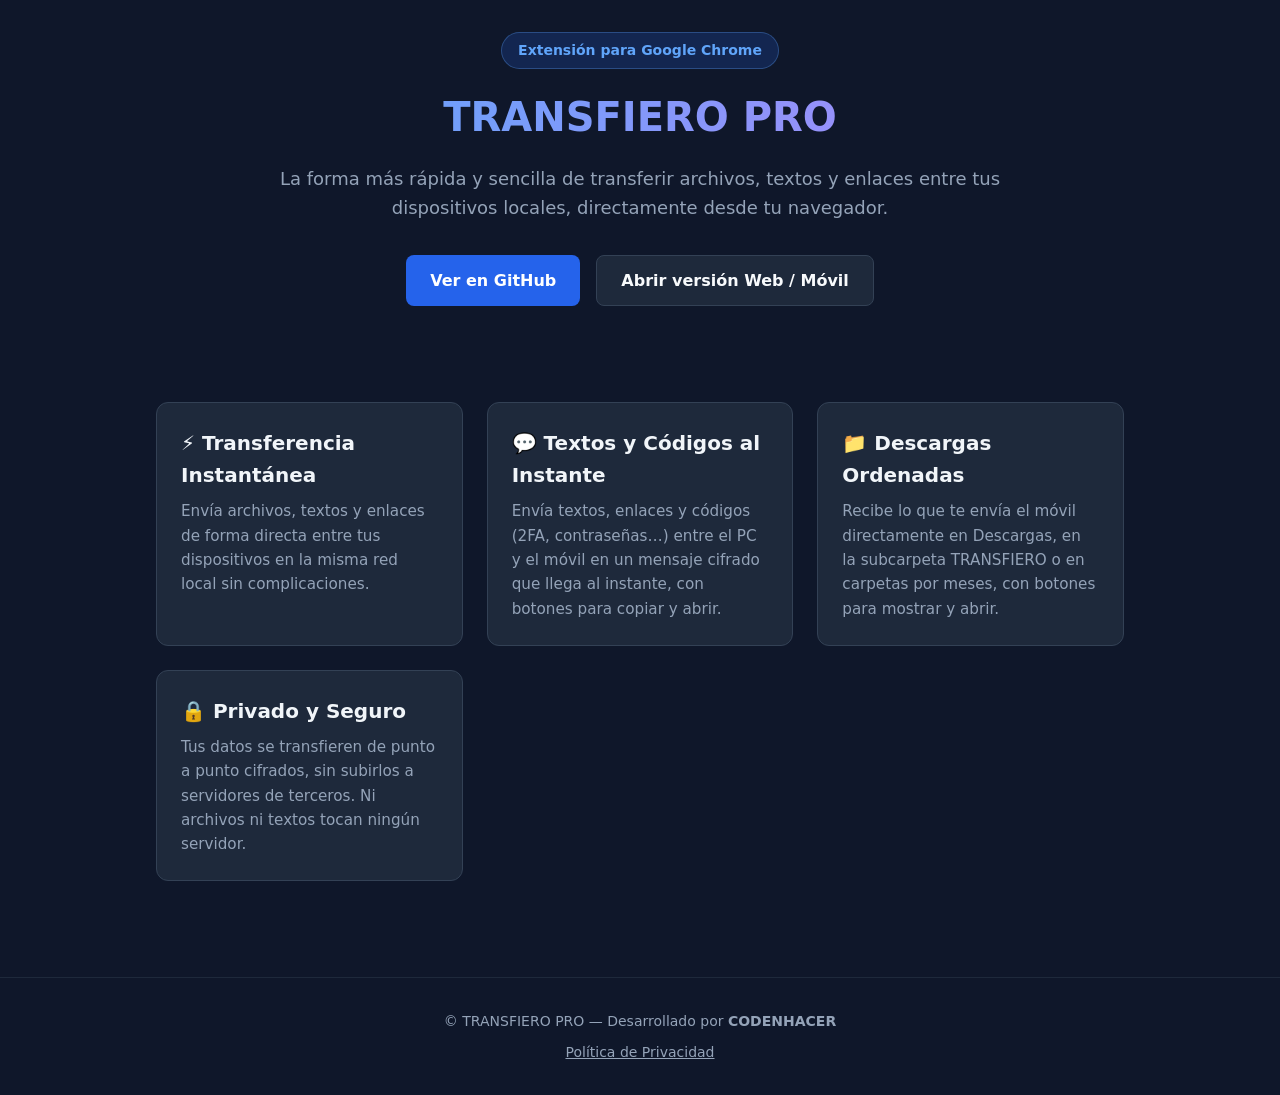
<file: index.html>
<!DOCTYPE html>
<html lang="es">
<head>
    <meta charset="UTF-8">
    <meta name="viewport" content="width=device-width, initial-scale=1.0">
    <title>TRANSFIERO PRO - Transferencia rápida de archivos</title>
    <style>
        :root {
            --primary-color: #2563eb;
            --primary-hover: #1d4ed8;
            --bg-color: #0f172a;
            --card-bg: #1e293b;
            --text-color: #f8fafc;
            --text-muted: #94a3b8;
        }

        * {
            box-sizing: border-box;
            margin: 0;
            padding: 0;
            font-family: system-ui, -apple-system, BlinkMacSystemFont, 'Segoe UI', Roboto, Oxygen, Ubuntu, Cantarell, sans-serif;
        }

        body {
            background-color: var(--bg-color);
            color: var(--text-color);
            line-height: 1.6;
            min-height: 100vh;
            display: flex;
            flex-direction: column;
            justify-content: space-between;
        }

        header {
            padding: 2rem 1rem;
            text-align: center;
            max-width: 800px;
            margin: 0 auto;
        }

        .badge {
            background-color: rgba(37, 99, 235, 0.2);
            color: #60a5fa;
            padding: 0.4rem 1rem;
            border-radius: 9999px;
            font-size: 0.875rem;
            font-weight: 600;
            display: inline-block;
            margin-bottom: 1rem;
            border: 1px solid rgba(96, 165, 250, 0.3);
        }

        h1 {
            font-size: 2.5rem;
            font-weight: 800;
            margin-bottom: 1rem;
            background: linear-gradient(to right, #60a5fa, #a78bfa);
            -webkit-background-clip: text;
            -webkit-text-fill-color: transparent;
        }

        p.subtitle {
            font-size: 1.125rem;
            color: var(--text-muted);
            margin-bottom: 2rem;
        }

        .cta-buttons {
            display: flex;
            gap: 1rem;
            justify-content: center;
            flex-wrap: wrap;
        }

        .btn {
            display: inline-flex;
            align-items: center;
            gap: 0.5rem;
            padding: 0.75rem 1.5rem;
            border-radius: 0.5rem;
            font-weight: 600;
            text-decoration: none;
            transition: all 0.2s ease;
        }

        .btn-primary {
            background-color: var(--primary-color);
            color: white;
        }

        .btn-primary:hover {
            background-color: var(--primary-hover);
            transform: translateY(-2px);
        }

        .btn-secondary {
            background-color: var(--card-bg);
            color: var(--text-color);
            border: 1px solid #334155;
        }

        .btn-secondary:hover {
            background-color: #334155;
            transform: translateY(-2px);
        }

        main {
            max-width: 1000px;
            margin: 2rem auto;
            padding: 0 1rem;
            width: 100%;
        }

        .features-grid {
            display: grid;
            grid-template-columns: repeat(auto-fit, minmax(280px, 1fr));
            gap: 1.5rem;
            margin-top: 2rem;
        }

        .card {
            background-color: var(--card-bg);
            padding: 1.5rem;
            border-radius: 0.75rem;
            border: 1px solid #334155;
        }

        .card h3 {
            font-size: 1.25rem;
            margin-bottom: 0.5rem;
            color: #f1f5f9;
        }

        .card p {
            color: var(--text-muted);
            font-size: 0.95rem;
        }

        footer {
            text-align: center;
            padding: 2rem 1rem;
            color: var(--text-muted);
            border-top: 1px solid #1e293b;
            margin-top: 4rem;
            font-size: 0.875rem;
        }

        footer a {
            color: var(--text-muted);
            text-decoration: underline;
        }
    </style>
</head>
<body>

    <header>
        <span class="badge">Extensión para Google Chrome</span>
        <h1>TRANSFIERO PRO</h1>
        <p class="subtitle">La forma más rápida y sencilla de transferir archivos, textos y enlaces entre tus dispositivos locales, directamente desde tu navegador.</p>
        
        <div class="cta-buttons">
            <a href="https://github.com/CODENHACER/transfiero-pro" class="btn btn-primary">
                Ver en GitHub
            </a>
            <a href="./phone/" class="btn btn-secondary">
                Abrir versión Web / Móvil
            </a>
        </div>
    </header>

    <main>
        <div class="features-grid">
            <div class="card">
                <h3>⚡ Transferencia Instantánea</h3>
                <p>Envía archivos, textos y enlaces de forma directa entre tus dispositivos en la misma red local sin complicaciones.</p>
            </div>
            <div class="card">
                <h3>💬 Textos y Códigos al Instante</h3>
                <p>Envía textos, enlaces y códigos (2FA, contraseñas…) entre el PC y el móvil en un mensaje cifrado que llega al instante, con botones para copiar y abrir.</p>
            </div>
            <div class="card">
                <h3>📁 Descargas Ordenadas</h3>
                <p>Recibe lo que te envía el móvil directamente en Descargas, en la subcarpeta TRANSFIERO o en carpetas por meses, con botones para mostrar y abrir.</p>
            </div>
            <div class="card">
                <h3>🔒 Privado y Seguro</h3>
                <p>Tus datos se transfieren de punto a punto cifrados, sin subirlos a servidores de terceros. Ni archivos ni textos tocan ningún servidor.</p>
            </div>
        </div>
    </main>

    <footer>
        <p>© TRANSFIERO PRO — Desarrollado por <strong>CODENHACER</strong></p>
        <p style="margin-top: 0.5rem;"><a href="./PRIVACIDAD.md">Política de Privacidad</a></p>
    </footer>

</body>
</html>
</file>
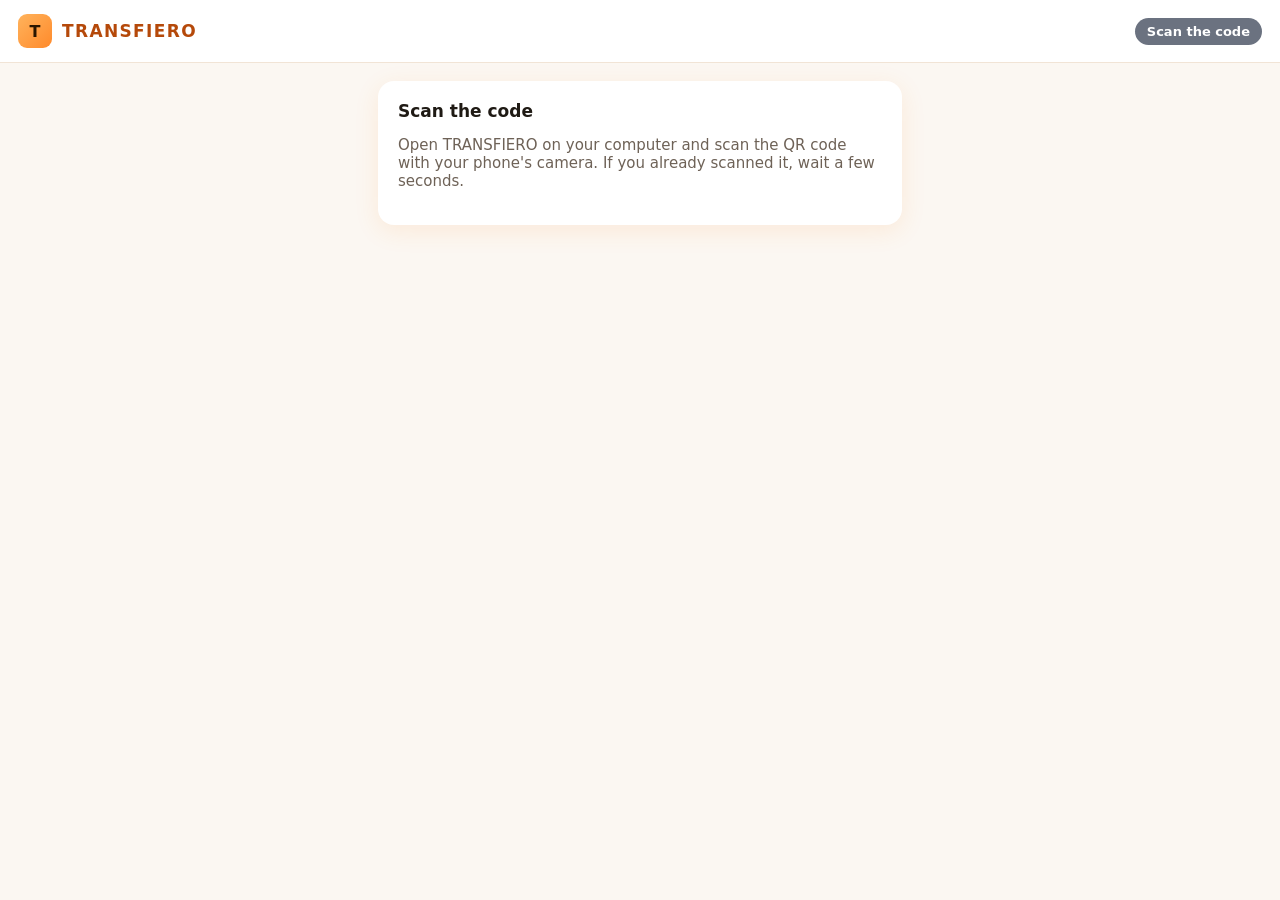
<file: phone/index.html>
<!doctype html>
<html lang="es">
<head>
  <meta charset="utf-8">
  <meta name="viewport" content="width=device-width, initial-scale=1, viewport-fit=cover">
  <meta name="theme-color" content="#FF8A2B">
  <title>TRANSFIERO · Móvil</title>
  <style>
    :root { --acc:#FF8A2B; --grad:linear-gradient(135deg,#FFB35C,#FF8A2B); --txt:#B5490A; --on:#2A1600; --soft:#FFF3E6; --ll:#FFB347;
      --t:#1f1a14; --mu:#6e6257; --bg:#fbf7f2; --card:#fff; --bd:#f1e4d6; --hint:#fff8e1; --ok:#1f9d55; --warn:#b7791f; --err:#c53030; --wait:#6b7280; color-scheme: light; }
    @media (prefers-color-scheme: dark) {
      :root { --acc:#FFA04D; --grad:linear-gradient(135deg,#FFC27A,#FFA04D); --txt:#FFB470; --on:#1f1100; --soft:#3a2615; --ll:#FFC27A;
        --t:#f3ece4; --mu:#b8aa9b; --bg:#17120d; --card:#241c15; --bd:#3d3024; --hint:#3a3019; --ok:#3fbf7a; --warn:#e0a64a; --err:#ff6b6b; --wait:#9ca3af; color-scheme: dark; }
    }
    * { box-sizing: border-box; }
    [hidden] { display: none !important; }
    body { margin:0; font-family: system-ui,-apple-system,Roboto,Arial,sans-serif; background:var(--bg); color:var(--t);
      padding: env(safe-area-inset-top,0) env(safe-area-inset-right,0) env(safe-area-inset-bottom,0) env(safe-area-inset-left,0); }
    header { display:flex; justify-content:space-between; align-items:center; gap:10px; padding:14px 18px; background:var(--card); border-bottom:1px solid var(--bd); position:sticky; top:0; }
    .brand { display:flex; align-items:center; gap:10px; }
    .logo { width:34px; height:34px; border-radius:9px; background:var(--grad); color:var(--on); font-weight:800; display:grid; place-items:center; }
    h1 { font-size:17px; margin:0; letter-spacing:.08em; color:var(--txt); }
    h2 { font-size:17px; margin:0 0 6px; }
    main { padding:18px 18px 40px; max-width:560px; margin:0 auto; }
    .card { background:var(--card); border-radius:16px; padding:20px; box-shadow:0 6px 24px rgba(255,138,43,.12); margin-bottom:16px; }
    .muted { color:var(--mu); font-size:15px; }
    .pill { font-size:13px; font-weight:700; color:#fff; padding:6px 12px; border-radius:999px; background:var(--wait); white-space:nowrap; }
    .pill.ok{background:var(--ok)} .pill.warn{background:var(--warn)} .pill.err{background:var(--err)}
    .code { font-size:46px; font-weight:800; letter-spacing:.12em; text-align:center; color:var(--txt); margin:14px 0 20px; font-variant-numeric:tabular-nums; }
    .btn { display:block; width:100%; font:inherit; font-size:17px; font-weight:700; padding:15px; border-radius:12px; border:2px solid var(--acc); background:var(--card); color:var(--txt); text-align:center; margin-top:10px; cursor:pointer; }
    .btn.primary { background:var(--grad); color:var(--on); }
    .btn.end { border-color:var(--err); color:var(--err); }
    .row { display:grid; grid-template-columns:1fr 1fr; gap:10px; }
    .drop { display:block; text-align:center; padding:30px 14px; border:2px dashed var(--ll); border-radius:16px; background:var(--soft); color:var(--txt); font-weight:700; font-size:17px; cursor:pointer; }
    .progress { height:10px; background:var(--bd); border-radius:999px; overflow:hidden; margin:14px 0 6px; }
    .bar { height:100%; width:0; background:var(--grad); transition:width .2s; }
    .list { list-style:none; padding:0; margin:10px 0 0; }
    .item { display:flex; align-items:center; gap:10px; padding:10px 0; border-bottom:1px solid var(--bd); font-size:15px; }
    .item .meta { flex:1; min-width:0; display:flex; flex-direction:column; }
    .fname { overflow:hidden; text-overflow:ellipsis; white-space:nowrap; font-weight:600; }
    .preview { display:flex; align-items:center; gap:10px; flex:none; max-width:100%; }
    .thumb { width:64px; height:64px; object-fit:cover; border-radius:10px; border:1px solid var(--bd); flex:none; }
    video.thumb { width:140px; height:auto; }
    audio { max-width:100%; }
    .badge { width:56px; height:56px; border-radius:10px; color:#fff; font-weight:800; font-size:13px; display:grid; place-items:center; flex:none; }
    .snippet { margin:0; font-size:12px; color:var(--mu); max-width:180px; display:-webkit-box; -webkit-line-clamp:3; -webkit-box-orient:vertical; overflow:hidden; font-family:ui-monospace,Consolas,monospace; word-break:break-word; }
    .save { font-size:14px; font-weight:700; color:var(--on); background:var(--grad); padding:8px 14px; border-radius:10px; text-decoration:none; white-space:nowrap; }
    .aviso { background:var(--hint); border-left:4px solid var(--ll); padding:10px 12px; border-radius:8px; font-size:14px; }

    /* Versión 1.4: textos, PCs recordados */
    .textrow { display:grid; grid-template-columns:1fr auto; gap:8px; align-items:end; margin-top:10px; }
    .textrow textarea { font:inherit; font-size:15px; padding:10px; border-radius:12px; border:2px solid var(--bd); background:var(--card); color:var(--t); resize:vertical; min-height:52px; }
    .textrow .btn { width:auto; margin:0; padding:11px 14px; font-size:14px; }
    .acts { display:flex; gap:6px; flex:none; align-items:center; }
    .act { font:inherit; font-size:13px; font-weight:700; color:var(--txt); background:var(--soft); border:1px solid var(--ll); padding:7px 11px; border-radius:9px; cursor:pointer; white-space:nowrap; }
    .act:active { background:var(--grad); color:var(--on); border-color:var(--acc); }
    .pclist { display:flex; flex-direction:column; gap:10px; margin:14px 0; }
    .pcrow { display:flex; gap:8px; align-items:stretch; }
    .pcrow .pcname { flex:1; margin:0; text-align:left; }
    .pcrow .pcname small { display:block; font-weight:400; color:var(--mu); font-size:12px; }
    .pcrow .pcdel { width:auto; margin:0; flex:none; border-color:var(--err); color:var(--err); background:var(--card); font-size:13px; padding:8px 12px; }
  </style>
</head>
<body>
  <header>
    <div class="brand"><div class="logo">T</div><h1>TRANSFIERO</h1></div>
    <span id="status" class="pill" data-i18n="st.connecting">Conectando…</span>
  </header>

  <main>
    <section class="card" data-panel="wait">
      <h2 id="waitH" data-i18n="m.wait_h">Escanea el código</h2>
      <p id="waitD" class="muted" data-i18n="m.wait">Abre TRANSFIERO en tu PC y escanea el código QR con la cámara de tu móvil. Si ya lo escaneaste, espera unos segundos.</p>
      <button id="stopwait" class="btn" data-i18n="m.stopwait" hidden>Dejar de esperar</button>
    </section>

    <section class="card" data-panel="bad" hidden>
      <h2 data-i18n="m.bad_h">No se puede conectar</h2>
      <p class="muted" data-i18n="m.bad">Este enlace no es válido. Vuelve a escanear el código QR desde tu PC.</p>
    </section>

    <section class="card" data-panel="home" hidden>
      <h2 data-i18n="m.home_h">Tus PCs</h2>
      <p class="muted" data-i18n="m.home_d">Pulsa un PC para conectar sin escanear el código QR.</p>
      <div id="pcList" class="pclist"></div>
      <p class="muted small" data-i18n="m.home_tip">Deja esta página abierta: se reconectará sola cuando abras TRANSFIERO en el PC.</p>
    </section>

    <section class="card" data-panel="verify" hidden>
      <h2 data-i18n="m.verify_h">Comprueba el código</h2>
      <p class="muted" data-i18n="m.verify">Debe ser idéntico al que aparece en la pantalla de tu PC.</p>
      <div id="code" class="code"></div>
      <div class="row">
        <button id="confirm" class="btn primary" data-i18n="btn.match">Coinciden</button>
        <button id="cancel" class="btn" data-i18n="btn.nomatch">No coinciden</button>
      </div>
    </section>

    <section data-panel="transfer" hidden>
      <div class="card">
        <h2 data-i18n="m.send_h">Enviar al PC</h2>
        <label class="drop" for="pick" data-i18n="m.pick">Elegir fotos, vídeos o archivos</label>
        <input id="pick" type="file" multiple hidden>
        <div class="textrow">
          <textarea id="txtOut" rows="2" data-i18n-attr="placeholder:tx.ph" placeholder="Texto, enlace o código…"></textarea>
          <button id="btnTxt" class="btn primary" data-i18n="tx.send">Enviar texto</button>
        </div>
        <div class="progress"><div id="sendBar" class="bar"></div></div>
        <p id="sendLabel" class="muted" data-i18n="m.sendidle">Todavía no has enviado nada.</p>
        <ul id="sentList" class="list"></ul>
      </div>

      <div class="card">
        <h2 data-i18n="m.recv_h">Recibido del PC</h2>
        <div class="progress"><div id="recvBar" class="bar"></div></div>
        <p id="recvLabel" class="muted" data-i18n="recv.idle">Esperando archivos…</p>
        <ul id="received" class="list"></ul>
      </div>

      <p id="rememberNote" class="aviso" data-i18n="m.remembered" hidden>PC recordado: la próxima vez entra aquí y se conectará solo.</p>
      <p class="aviso" data-i18n="m.keepon">Mantén esta pantalla encendida y abierta mientras transfieres.</p>
      <button id="logout" class="btn end" data-i18n="btn.logout">Cerrar sesión</button>
    </section>

    <section class="card" data-panel="end" hidden>
      <h2 data-i18n="ended.title">Sesión terminada</h2>
      <p class="muted" id="endMsg"></p>
    </section>
  </main>

  <script type="module" src="phone.js"></script>
</body>
</html>
</file>
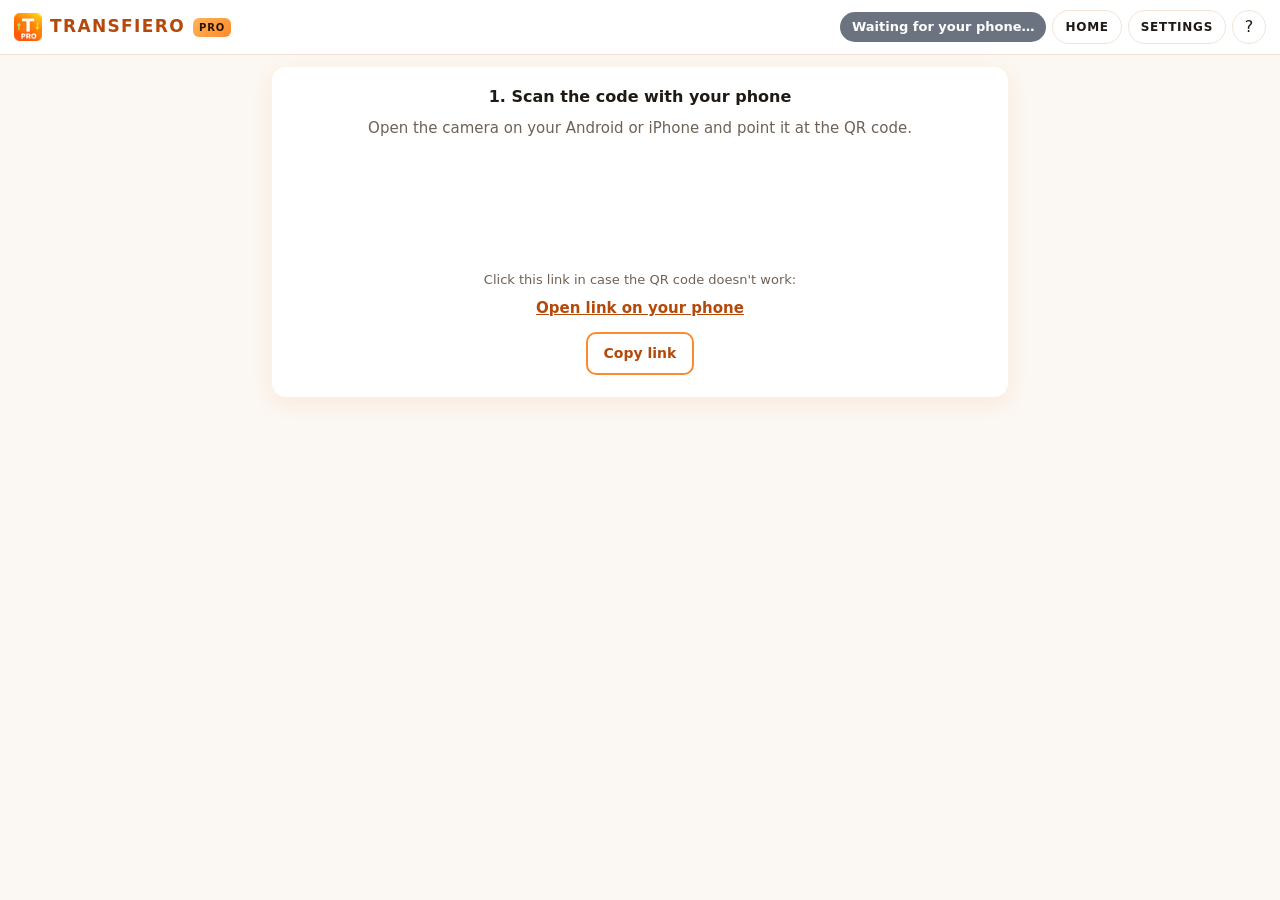
<file: extension/app.html>
<!doctype html>
<html lang="es" data-theme="light">
<head>
  <meta charset="utf-8">
  <meta name="viewport" content="width=device-width, initial-scale=1">
  <title>TRANSFIERO Pro</title>
  <link rel="stylesheet" href="style.css">
</head>
<body>
  <header class="top">
    <div class="brand">
      <img src="icons/icon32.png" width="28" height="28" alt="">
      <h1>TRANSFIERO</h1><span class="pro">PRO</span>
    </div>
    <div class="top-actions">
      <span id="status" class="pill wait" data-i18n="st.wait">Esperando al móvil…</span>
      <button id="btnHome" class="text-btn" data-i18n="btn.home" data-i18n-attr="title:btn.home;aria-label:btn.home" title="Inicio" aria-label="Inicio">Inicio</button>
      <button id="btnSettings" class="text-btn" data-i18n="btn.settings" data-i18n-attr="title:btn.settings;aria-label:btn.settings" title="Ajustes" aria-label="Ajustes">Ajustes</button>
      <a class="icon-btn" href="help.html" target="_blank" rel="noopener" data-i18n-attr="title:btn.help;aria-label:btn.help" title="Instrucciones" aria-label="Instrucciones">?</a>
    </div>
  </header>

  <main class="wrap">

    <section data-panel="pair" class="card center">
      <div id="qrBlock">
        <h2 data-i18n="pair.title">1. Escanea el código con tu móvil</h2>
        <p class="muted" data-i18n="pair.desc">Abre la cámara de tu Android o iPhone y apunta al código QR.</p>
        <canvas id="qr" class="qr"></canvas>
        <p class="muted small" data-i18n="pair.linkhint">Haz clic en este enlace en caso de que el código QR no funcione:</p>
        <p><a id="link" class="link-btn" href="#" target="_blank" rel="noopener" data-i18n="pair.linktext">Abrir enlace en el móvil</a></p>
      </div>
      <div id="trustBox" hidden>
        <h2 data-i18n="dv.title">Tus dispositivos</h2>
        <p class="muted small" data-i18n="dv.desc">Conéctate sin volver a escanear el código QR.</p>
        <ul id="devList" class="devlist"></ul>
        <p id="trustStatus" class="muted small" hidden></p>
      </div>
      <p id="hint" class="hint" hidden></p>
      <div class="row">
        <button id="copy" class="btn" data-i18n="btn.copy">Copiar enlace</button>
        <button id="retry" class="btn primary" data-i18n="btn.retry" hidden>Reintentar</button>
      </div>
    </section>

    <section data-panel="verify" class="card center" hidden>
      <h2 data-i18n="verify.title">2. Comprueba el código</h2>
      <p class="muted" data-i18n="verify.desc">Debe ser idéntico al que aparece en la pantalla de tu móvil.</p>
      <div id="code" class="code" aria-live="polite"></div>
      <div class="row">
        <button id="confirm" class="btn primary" data-i18n="btn.match">Coinciden</button>
        <button id="cancel" class="btn" data-i18n="btn.nomatch">No coinciden</button>
      </div>
    </section>

    <section data-panel="transfer" hidden>
      <div class="card">
        <h2 data-i18n="send.title">Enviar al móvil</h2>
        <label id="drop" class="drop" for="pick">
          <span data-i18n="send.drop">Arrastra archivos aquí o</span> <span class="link" data-i18n="send.choose">elígelos</span>
        </label>
        <input id="pick" type="file" multiple hidden>
        <div class="row">
          <button id="btnPickFolder" class="btn small primary" data-i18n="send.folder">Enviar carpeta</button>
        </div>
        <input id="pickFolder" type="file" webkitdirectory multiple hidden>
        <div class="textrow">
          <textarea id="txtOut" rows="2" data-i18n-attr="placeholder:tx.ph" placeholder="Texto, enlace o código…"></textarea>
          <button id="btnTxt" class="btn small primary" data-i18n="tx.send">Enviar texto</button>
        </div>
        <div class="progress"><div id="sendBar" class="bar"></div></div>
        <p id="sendLabel" class="muted small" data-i18n="send.idle">Todavía no has enviado nada.</p>
        <ul id="sentList" class="list"></ul>
      </div>

      <div class="card">
        <h2 data-i18n="recv.title">Recibido del móvil</h2>
        <div class="progress"><div id="recvBar" class="bar"></div></div>
        <p id="recvLabel" class="muted small" data-i18n="recv.idle">Esperando archivos…</p>
        <ul id="received" class="list"></ul>
      </div>

      <div id="histCard" class="card" hidden>
        <div class="row-between">
          <h2 data-i18n="hist.title">Historial</h2>
          <button id="btnClearHist" class="btn small" data-i18n="btn.clear">Borrar historial</button>
        </div>
        <ul id="histList" class="list"></ul>
      </div>

    </section>

    <section data-panel="ended" class="card center" hidden>
      <h2 data-i18n="ended.title">Sesión terminada</h2>
      <p id="endMsg" class="muted"></p>
      <button id="restart" class="btn primary" data-i18n="btn.newqr">Nuevo código QR</button>
    </section>

    <section data-panel="settings" class="card" hidden>
      <div class="row-between">
        <h2 data-i18n="set.title">Ajustes</h2>
        <button id="btnBack" class="btn small" data-i18n="btn.back">Volver</button>
      </div>

      <label class="setting">
        <div><strong data-i18n="set.dark">Modo noche</strong><small class="muted" data-i18n="set.dark.d">Interfaz oscura, más cómoda de noche.</small></div>
        <input id="setDark" type="checkbox" class="switch">
      </label>

      <label class="setting">
        <div><strong data-i18n="set.prev">Previsualización inteligente</strong><small class="muted" data-i18n="set.prev.d">Miniaturas, medidas de imágenes y fragmentos de texto.</small></div>
        <input id="setPrev" type="checkbox" class="switch">
      </label>

      <label class="setting">
        <div><strong data-i18n="set.hist">Historial local</strong><small class="muted" data-i18n="set.hist.d">Guarda solo nombres, tamaños y fechas, únicamente en este equipo.</small></div>
        <input id="setHist" type="checkbox" class="switch">
      </label>

      <label class="setting">
        <div><strong data-i18n="set.dl">Cómo guardar lo recibido</strong><small class="muted" data-i18n="set.dl.d">Los archivos se guardan en la carpeta Descargas de Chrome.</small></div>
        <select id="setDl">
          <option value="0" data-i18n="set.dl.0">Todo junto en Descargas</option>
          <option value="1" data-i18n="set.dl.1">En la subcarpeta TRANSFIERO</option>
          <option value="2" data-i18n="set.dl.2">En subcarpetas por mes</option>
        </select>
      </label>

      <label class="setting">
        <div><strong data-i18n="set.lang">Idioma</strong></div>
        <select id="setLang">
          <option value="auto" data-i18n="set.lang.auto">Automático</option>
          <option value="es">Español</option>
          <option value="en">English</option>
          <option value="ca">Català</option>
          <option value="fr">Français</option>
          <option value="de">Deutsch</option>
          <option value="ro">Română</option>
        </select>
      </label>

      <div class="contact">
        <h3 data-i18n="contact.title">Contacto y sugerencias</h3>
        <p class="muted small" data-i18n="contact.desc">¿Tienes dudas o una idea para mejorar TRANSFIERO?</p>
        <p><strong>Jorge</strong> · <a href="mailto:noticiasbuenas2024@gmail.com?subject=TRANSFIERO%20Pro%20-%20Contacto">noticiasbuenas2024@gmail.com</a></p>
        <a class="btn small primary" data-i18n="contact.btn" href="mailto:noticiasbuenas2024@gmail.com?subject=TRANSFIERO%20Pro%20-%20Contacto">Enviar un correo</a>
      </div>
    </section>

  </main>

  <div id="logoutBar" class="logoutbar" hidden>
    <button id="logout" class="btn" data-i18n="btn.logout">Cerrar sesión</button>
  </div>

  <script src="lib/qrcode.min.js"></script>
  <script src="lib/fflate.min.js"></script>
  <script type="module" src="app.js"></script>
</body>
</html>
</file>
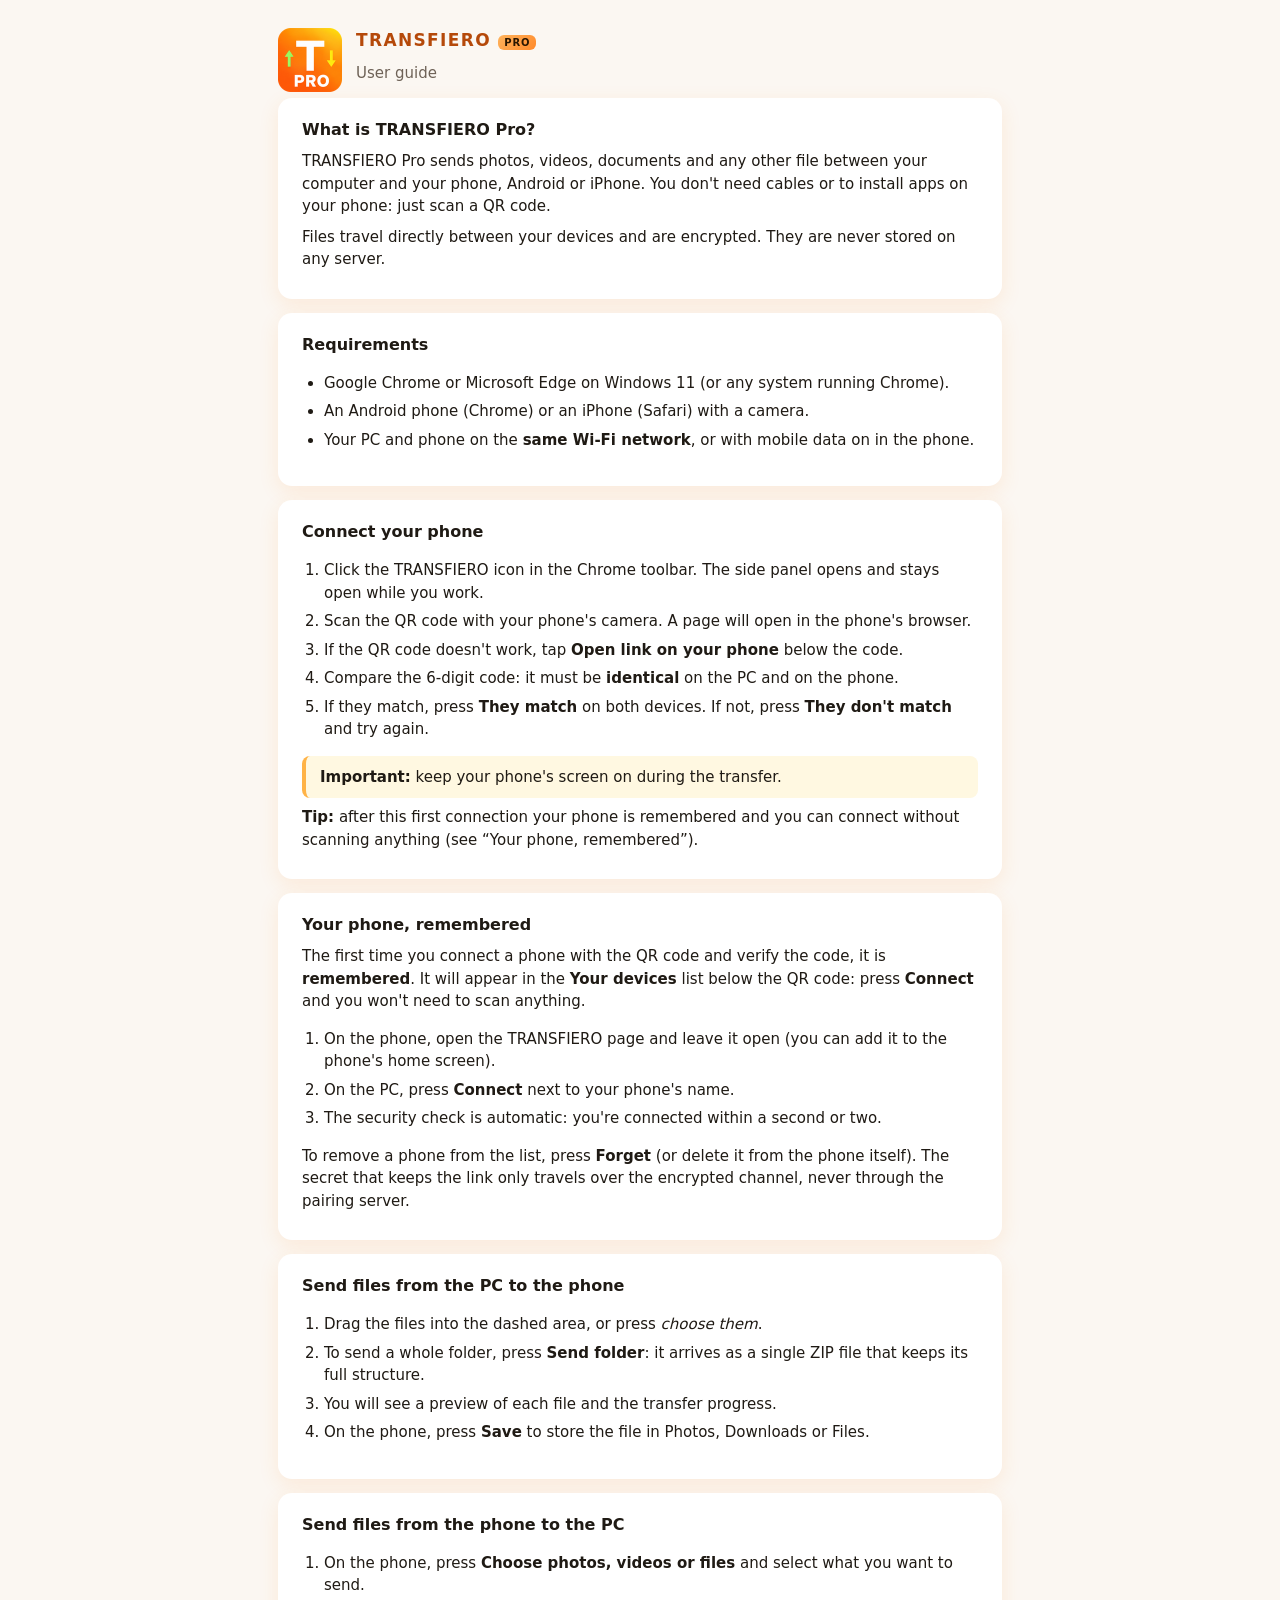
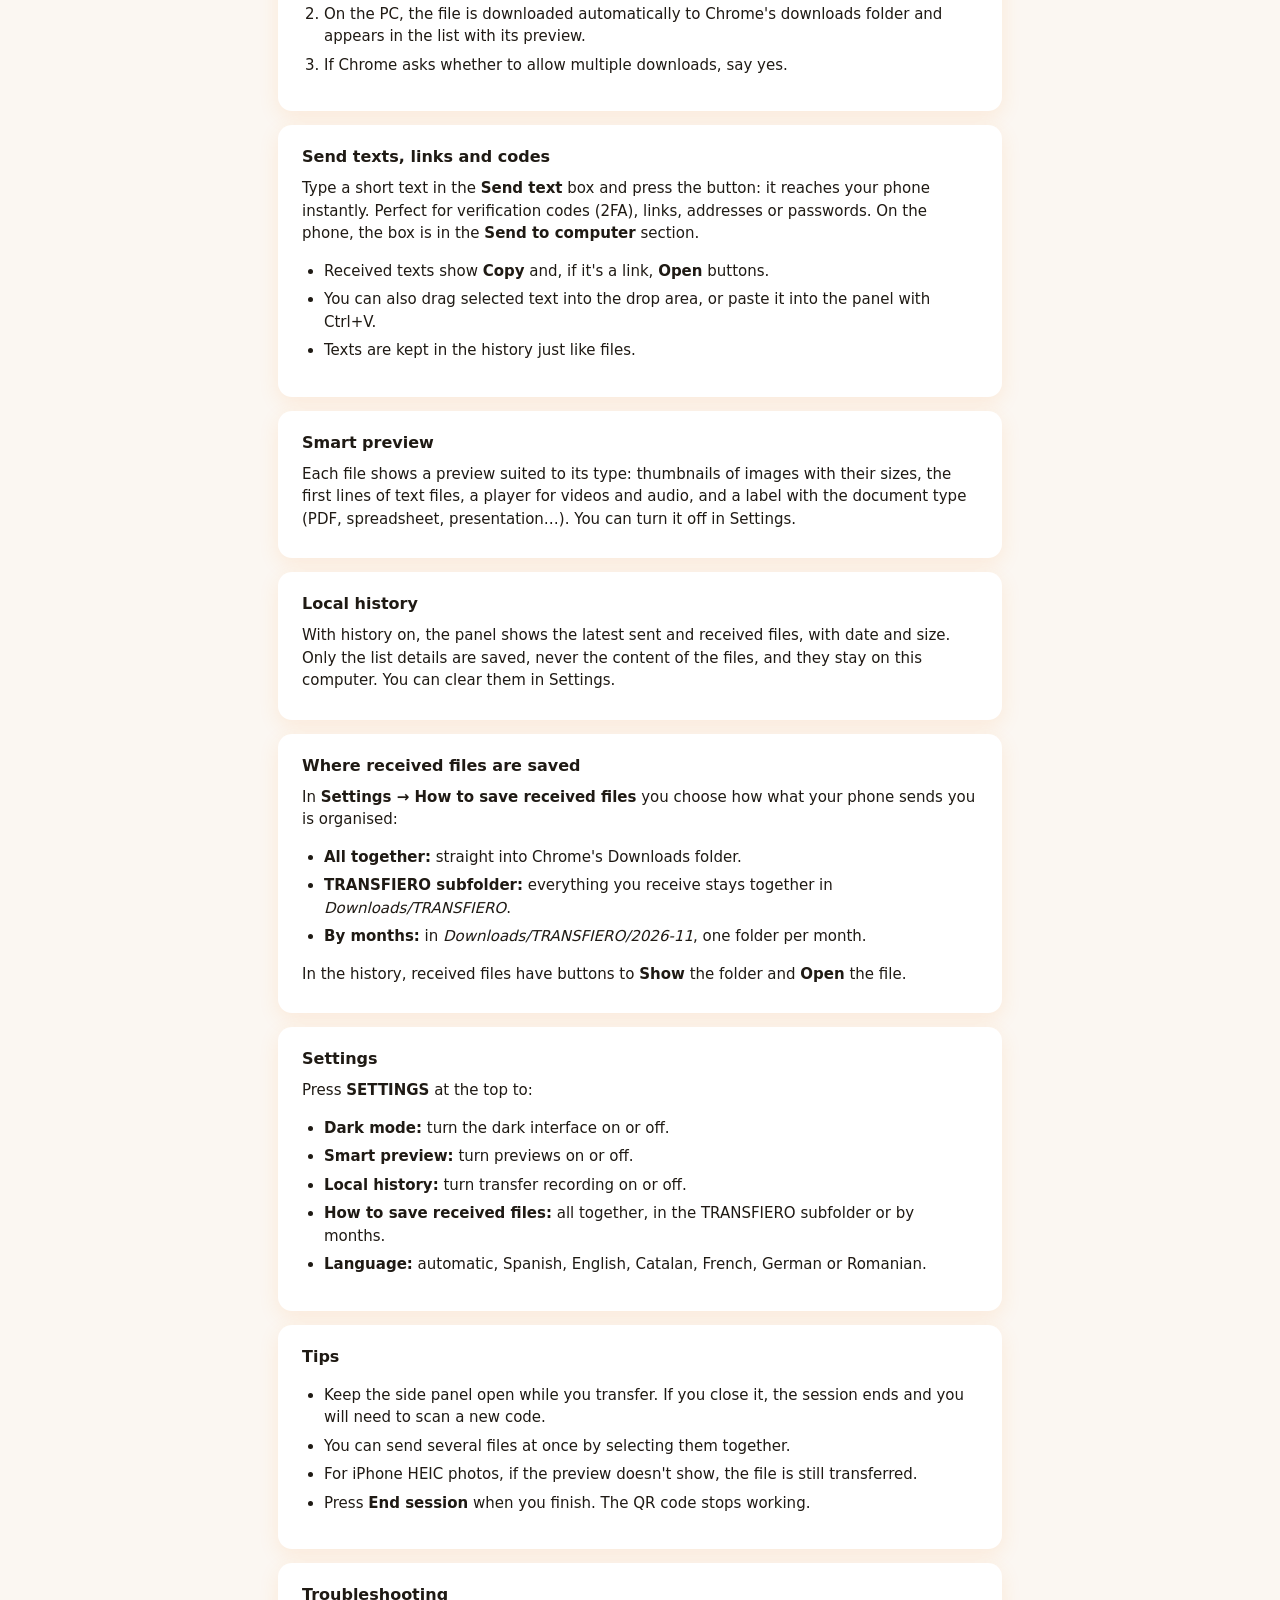
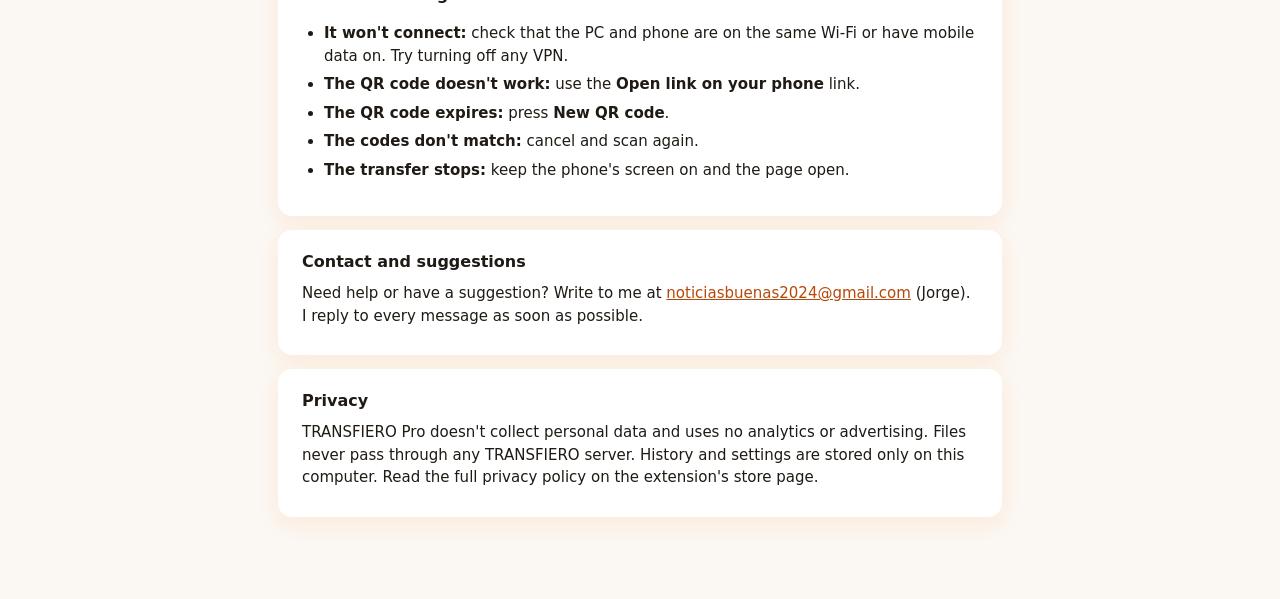
<file: extension/help.html>
<!doctype html>
<html lang="es" data-theme="light">
<head>
  <meta charset="utf-8">
  <meta name="viewport" content="width=device-width, initial-scale=1">
  <title>Instrucciones de uso · TRANSFIERO Pro</title>
  <link rel="stylesheet" href="style.css">
</head>
<body>
  <main class="doc">
    <div class="hero">
      <img src="icons/icon128.png" width="64" height="64" alt="">
      <div>
        <h1>TRANSFIERO <span class="pro">PRO</span></h1>
        <p class="muted" data-i18n="help.title">Instrucciones de uso</p>
      </div>
    </div>

    <section><h2 data-i18n="help.intro_h">¿Qué es TRANSFIERO Pro?</h2><div data-i18n-html="help.intro"></div></section>
    <section><h2 data-i18n="help.req_h">Requisitos</h2><div data-i18n-html="help.req"></div></section>
    <section><h2 data-i18n="help.connect_h">Conectar el móvil</h2><div data-i18n-html="help.connect"></div></section>
    <section><h2 data-i18n="help.devices_h">Tu móvil, recordado</h2><div data-i18n-html="help.devices"></div></section>
    <section><h2 data-i18n="help.send_h">Enviar archivos del PC al móvil</h2><div data-i18n-html="help.send"></div></section>
    <section><h2 data-i18n="help.recv_h">Enviar archivos del móvil al PC</h2><div data-i18n-html="help.recv"></div></section>
    <section><h2 data-i18n="help.texts_h">Enviar textos, enlaces y códigos</h2><div data-i18n-html="help.texts"></div></section>
    <section><h2 data-i18n="help.prev_h">Previsualización inteligente</h2><div data-i18n-html="help.prev"></div></section>
    <section><h2 data-i18n="help.hist_h">Historial local</h2><div data-i18n-html="help.hist"></div></section>
    <section><h2 data-i18n="help.dl_h">Dónde se guarda lo recibido</h2><div data-i18n-html="help.dl"></div></section>
    <section><h2 data-i18n="help.settings_h">Ajustes</h2><div data-i18n-html="help.settings"></div></section>
    <section><h2 data-i18n="help.tips_h">Consejos</h2><div data-i18n-html="help.tips"></div></section>
    <section><h2 data-i18n="help.trouble_h">Solución de problemas</h2><div data-i18n-html="help.trouble"></div></section>
    <section><h2 data-i18n="help.contact_h">Contacto y sugerencias</h2><div data-i18n-html="help.contact"></div></section>
    <section><h2 data-i18n="help.privacy_h">Privacidad</h2><div data-i18n-html="help.privacy"></div></section>
  </main>
  <script type="module" src="help.js"></script>
</body>
</html>
</file>
<file: extension/style.css>
:root {
  --accent: #FF8A2B;                 /* botones y barras (naranja claro del icono) */
  --accent-grad: linear-gradient(135deg, #FFB35C, #FF8A2B);
  --accent-hover: #F57A16;
  --accent-soft: #FFF3E6;
  --accent-text: #B5490A;            /* texto y enlaces sobre fondo claro (contraste adecuado) */
  --accent-light: #FFB347;
  --on-accent: #2A1600;              /* texto sobre botones naranja */
  --texto: #1f1a14;
  --muted: #6e6257;
  --fondo: #fbf7f2;
  --card: #ffffff;
  --borde: #f1e4d6;
  --sombra: rgba(255, 138, 43, .12);
  --ok: #1f9d55;
  --warn: #b7791f;
  --err: #c53030;
  --wait: #6b7280;
  --hint-bg: #fff8e1;
  --hint-err: #fdecec;
  --input: #ffffff;
  --radius: 14px;
  color-scheme: light;
}
html[data-theme="dark"] {
  --accent: #FFA04D;
  --accent-grad: linear-gradient(135deg, #FFC27A, #FFA04D);
  --accent-hover: #FFB366;
  --accent-soft: #3a2615;
  --accent-text: #FFB470;
  --accent-light: #FFC27A;
  --on-accent: #1f1100;
  --texto: #f3ece4;
  --muted: #b8aa9b;
  --fondo: #17120d;
  --card: #241c15;
  --borde: #3d3024;
  --sombra: rgba(0, 0, 0, .35);
  --hint-bg: #3a3019;
  --hint-err: #3d1d22;
  --input: #2d231a;
  --ok: #3fbf7a;
  --warn: #e0a64a;
  --err: #ff6b6b;
  --wait: #9ca3af;
  color-scheme: dark;
}
* { box-sizing: border-box; }
[hidden] { display: none !important; }
html, body { margin: 0; }
body {
  font-family: "Segoe UI", system-ui, -apple-system, Roboto, Arial, sans-serif;
  color: var(--texto); background: var(--fondo); line-height: 1.5; font-size: 15px;
}
h1 { font-size: 17px; margin: 0; letter-spacing: .08em; color: var(--accent-text); }
h2 { font-size: 16px; margin: 0 0 8px; }
h3 { font-size: 14px; margin: 0 0 4px; }
p { margin: 8px 0; }
a { color: var(--accent-text); }
.muted { color: var(--muted); }
.small { font-size: 13px; }
.center { text-align: center; }
.row { display: flex; gap: 10px; justify-content: center; flex-wrap: wrap; }
.row-between { display: flex; justify-content: space-between; align-items: center; gap: 10px; }

.top {
  display: flex; justify-content: space-between; align-items: center; flex-wrap: wrap; gap: 8px;
  padding: 10px 14px; background: var(--card); border-bottom: 1px solid var(--borde);
  position: sticky; top: 0; z-index: 5;
}
.brand { display: flex; align-items: center; gap: 8px; }
.pro {
  font-size: 10px; font-weight: 800; letter-spacing: .08em; color: #2A1600;
  background: var(--accent-grad); padding: 2px 6px; border-radius: 6px;
}
.top-actions { display: flex; gap: 6px; align-items: center; }
.icon-btn {
  width: 34px; height: 34px; border-radius: 50%; border: 1px solid var(--borde); background: var(--card);
  color: var(--texto); font: inherit; font-size: 16px; cursor: pointer; display: grid; place-items: center;
  text-decoration: none;
}
.icon-btn:hover { background: var(--accent-soft); }
.icon-btn:focus-visible, .btn:focus-visible, .drop:focus-visible, select:focus-visible, a:focus-visible {
  outline: 3px solid var(--accent-light); outline-offset: 2px;
}

.wrap { max-width: 760px; margin: 0 auto; padding: 12px 12px 90px; }
.card {
  background: var(--card); border-radius: var(--radius); padding: 18px; margin-bottom: 12px;
  box-shadow: 0 6px 20px var(--sombra);
}
.btn {
  display: inline-block; font: inherit; font-size: 14px; font-weight: 600; cursor: pointer;
  padding: 9px 16px; border-radius: 10px; border: 2px solid var(--accent);
  background: var(--card); color: var(--accent-text); text-decoration: none; margin: 4px 0;
}
.btn:hover { background: var(--accent-soft); }
.btn:disabled { opacity: .5; cursor: not-allowed; }
.btn.primary { background: var(--accent-grad); color: var(--on-accent); border-color: var(--accent); }
.btn.primary:hover { background: var(--accent-hover); }
.btn.ghost { border-color: transparent; background: transparent; }
.btn.small { padding: 5px 11px; font-size: 13px; margin: 0; }
.link-btn { font-weight: 700; word-break: break-word; }

.pill {
  display: inline-block; padding: 5px 12px; border-radius: 999px; font-size: 13px; font-weight: 600;
  color: #fff; background: var(--wait); white-space: nowrap;
}
.pill.ok { background: var(--ok); }
.pill.warn { background: var(--warn); }
.pill.err { background: var(--err); }
.pill.wait { background: var(--wait); }

.qr {
  display: block; margin: 12px auto; border-radius: 12px; background: #fff; padding: 6px;
  max-width: 100%; height: auto; width: 200px;
}
.code {
  font-size: 40px; font-weight: 800; letter-spacing: .12em; color: var(--accent-text);
  margin: 14px 0 20px; font-variant-numeric: tabular-nums;
}
.hint {
  padding: 10px 12px; border-radius: 8px; font-size: 14px; margin: 10px 0; text-align: left;
  background: var(--hint-bg); border-left: 4px solid var(--accent-light);
}
.hint.err { background: var(--hint-err); border-left-color: var(--err); }

.drop {
  display: block; text-align: center; padding: 26px 12px; margin: 6px 0 12px;
  border: 2px dashed var(--accent-light); border-radius: var(--radius); cursor: pointer;
  background: var(--accent-soft); transition: background .15s, border-color .15s;
}
.drop.over, .drop:hover { border-color: var(--accent); }
.link { color: var(--accent-text); font-weight: 700; text-decoration: underline; }
.progress { height: 8px; background: var(--borde); border-radius: 999px; overflow: hidden; }
.bar { height: 100%; width: 0; background: var(--accent-grad); transition: width .2s ease; }

.list { list-style: none; padding: 0; margin: 10px 0 0; }
.item {
  display: flex; align-items: center; gap: 10px; padding: 10px 0; border-bottom: 1px solid var(--borde);
}
.item .meta { flex: 1; min-width: 0; display: flex; flex-direction: column; }
.fname { overflow: hidden; text-overflow: ellipsis; white-space: nowrap; font-weight: 600; }
.preview { display: flex; align-items: center; gap: 10px; flex: none; max-width: 100%; }
.thumb {
  width: 64px; height: 64px; object-fit: cover; border-radius: 10px; border: 1px solid var(--borde);
  background: var(--input); flex: none;
}
video.thumb { width: 160px; height: auto; }
audio { max-width: 100%; }
.badge {
  width: 56px; height: 56px; border-radius: 10px; color: #fff; font-weight: 800; font-size: 13px;
  display: grid; place-items: center; flex: none; letter-spacing: .03em;
}
.snippet {
  margin: 0; font-size: 12px; color: var(--muted); max-width: 230px;
  display: -webkit-box; -webkit-line-clamp: 3; -webkit-box-orient: vertical; overflow: hidden;
  font-family: ui-monospace, Consolas, monospace; word-break: break-word;
}
.hist-dir { font-weight: 700; color: var(--accent-text); font-size: 12px; text-transform: uppercase; }

.setting {
  display: flex; justify-content: space-between; align-items: center; gap: 12px;
  padding: 12px 0; border-bottom: 1px solid var(--borde); cursor: pointer;
}
.setting div { display: flex; flex-direction: column; }
.setting small { font-size: 13px; display: block; }
select {
  font: inherit; padding: 6px 10px; border-radius: 8px; border: 1px solid var(--borde);
  background: var(--input); color: var(--texto);
}
input.switch {
  appearance: none; -webkit-appearance: none; width: 42px; height: 24px; flex: none; cursor: pointer;
  background: #d9cfc3; border-radius: 999px; position: relative; transition: background .2s;
}
html[data-theme="dark"] input.switch { background: #5a4a3a; }
input.switch::after {
  content: ""; position: absolute; top: 3px; left: 3px; width: 18px; height: 18px; border-radius: 50%;
  background: #fff; transition: transform .2s;
}
input.switch:checked { background: var(--accent); }
input.switch:checked::after { transform: translateX(18px); }
.note { font-size: 12px; }

/* Barra fija de cierre de sesión: siempre visible mientras hay sesión */
.logoutbar {
  position: fixed; left: 0; right: 0; bottom: 0; z-index: 6;
  padding: 10px 14px; background: var(--card); border-top: 1px solid var(--borde);
  box-shadow: 0 -4px 16px var(--sombra); display: flex; justify-content: center;
}
.logoutbar .btn { margin: 0; min-width: 220px; border-color: var(--err); color: var(--err); }
.logoutbar .btn.armed { background: var(--err); color: #fff; }

/* Contacto */
.contact { border-top: 1px solid var(--borde); margin-top: 12px; padding-top: 12px; }
.contact p { margin: 4px 0; }

/* Ayuda (instrucciones de uso) */
.doc { max-width: 760px; margin: 28px auto; padding: 0 18px 40px; }
.doc .hero { display: flex; align-items: center; gap: 14px; margin-bottom: 6px; }
.doc section { background: var(--card); border-radius: var(--radius); padding: 20px 24px; margin-bottom: 14px; box-shadow: 0 6px 20px var(--sombra); }
.doc ol, .doc ul { padding-left: 22px; }
.doc li { margin: 6px 0; }
.doc kbd { background: var(--accent-soft); border: 1px solid var(--borde); border-radius: 6px; padding: 1px 6px; font-size: 13px; }
.aviso { background: var(--hint-bg); border-left: 4px solid var(--accent-light); padding: 10px 14px; border-radius: 8px; }



.text-btn {
  font: inherit; font-size: 12px; font-weight: 700; letter-spacing: .06em; text-transform: uppercase;
  padding: 7px 12px; border-radius: 999px; border: 1px solid var(--borde); background: var(--card);
  color: var(--texto); cursor: pointer; white-space: nowrap;
}
.text-btn:hover { background: var(--accent-soft); }
.text-btn.armed { background: var(--err); color: #fff; border-color: var(--err); }
.text-btn:focus-visible { outline: 3px solid var(--accent-light); outline-offset: 2px; }

/* Envío de textos cortos (1.4) */
.textrow { display: grid; grid-template-columns: 1fr auto; gap: 8px; align-items: end; margin: 10px 0 2px; }
.textrow textarea {
  font: inherit; font-size: 14px; padding: 9px 10px; border-radius: 10px; border: 1px solid var(--borde);
  background: var(--input); color: var(--texto); resize: vertical; min-height: 56px; width: 100%;
}
.textrow textarea:focus-visible { outline: 3px solid var(--accent-light); outline-offset: 1px; }

/* Botones de acción en las filas (Copiar/Abrir, Mostrar/Abrir) */
.acts { display: flex; gap: 6px; flex: none; align-items: center; }
.acts .btn { margin: 0; }

/* Dispositivos recordados (1.4) */
.devlist { list-style: none; margin: 8px 0 0; padding: 0; text-align: left; }
.dev { display: flex; align-items: center; justify-content: space-between; gap: 10px; padding: 9px 0; border-bottom: 1px solid var(--borde); }
.dev:last-child { border-bottom: none; }
.devname { font-weight: 600; overflow: hidden; text-overflow: ellipsis; white-space: nowrap; }
.dev.active .devname { color: var(--accent-text); }
#trustStatus { margin: 8px 0 0; }
</file>
